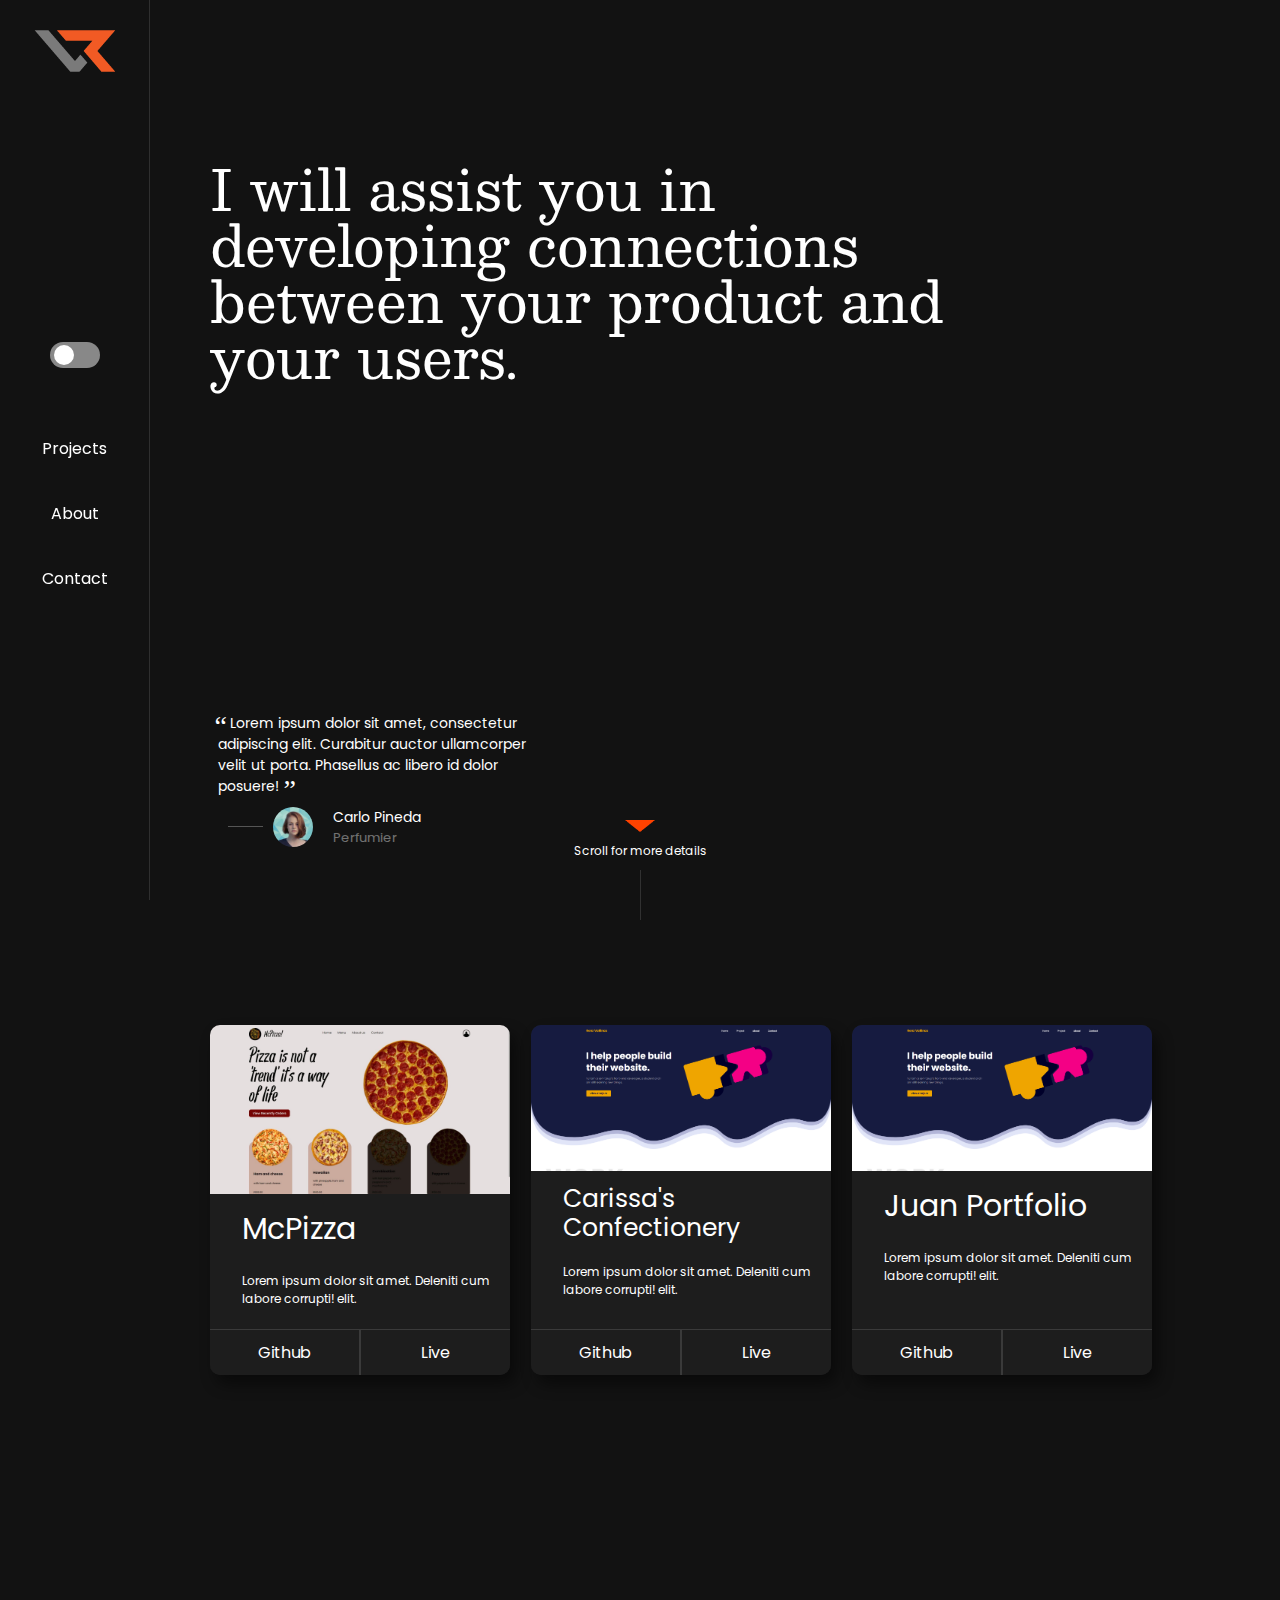
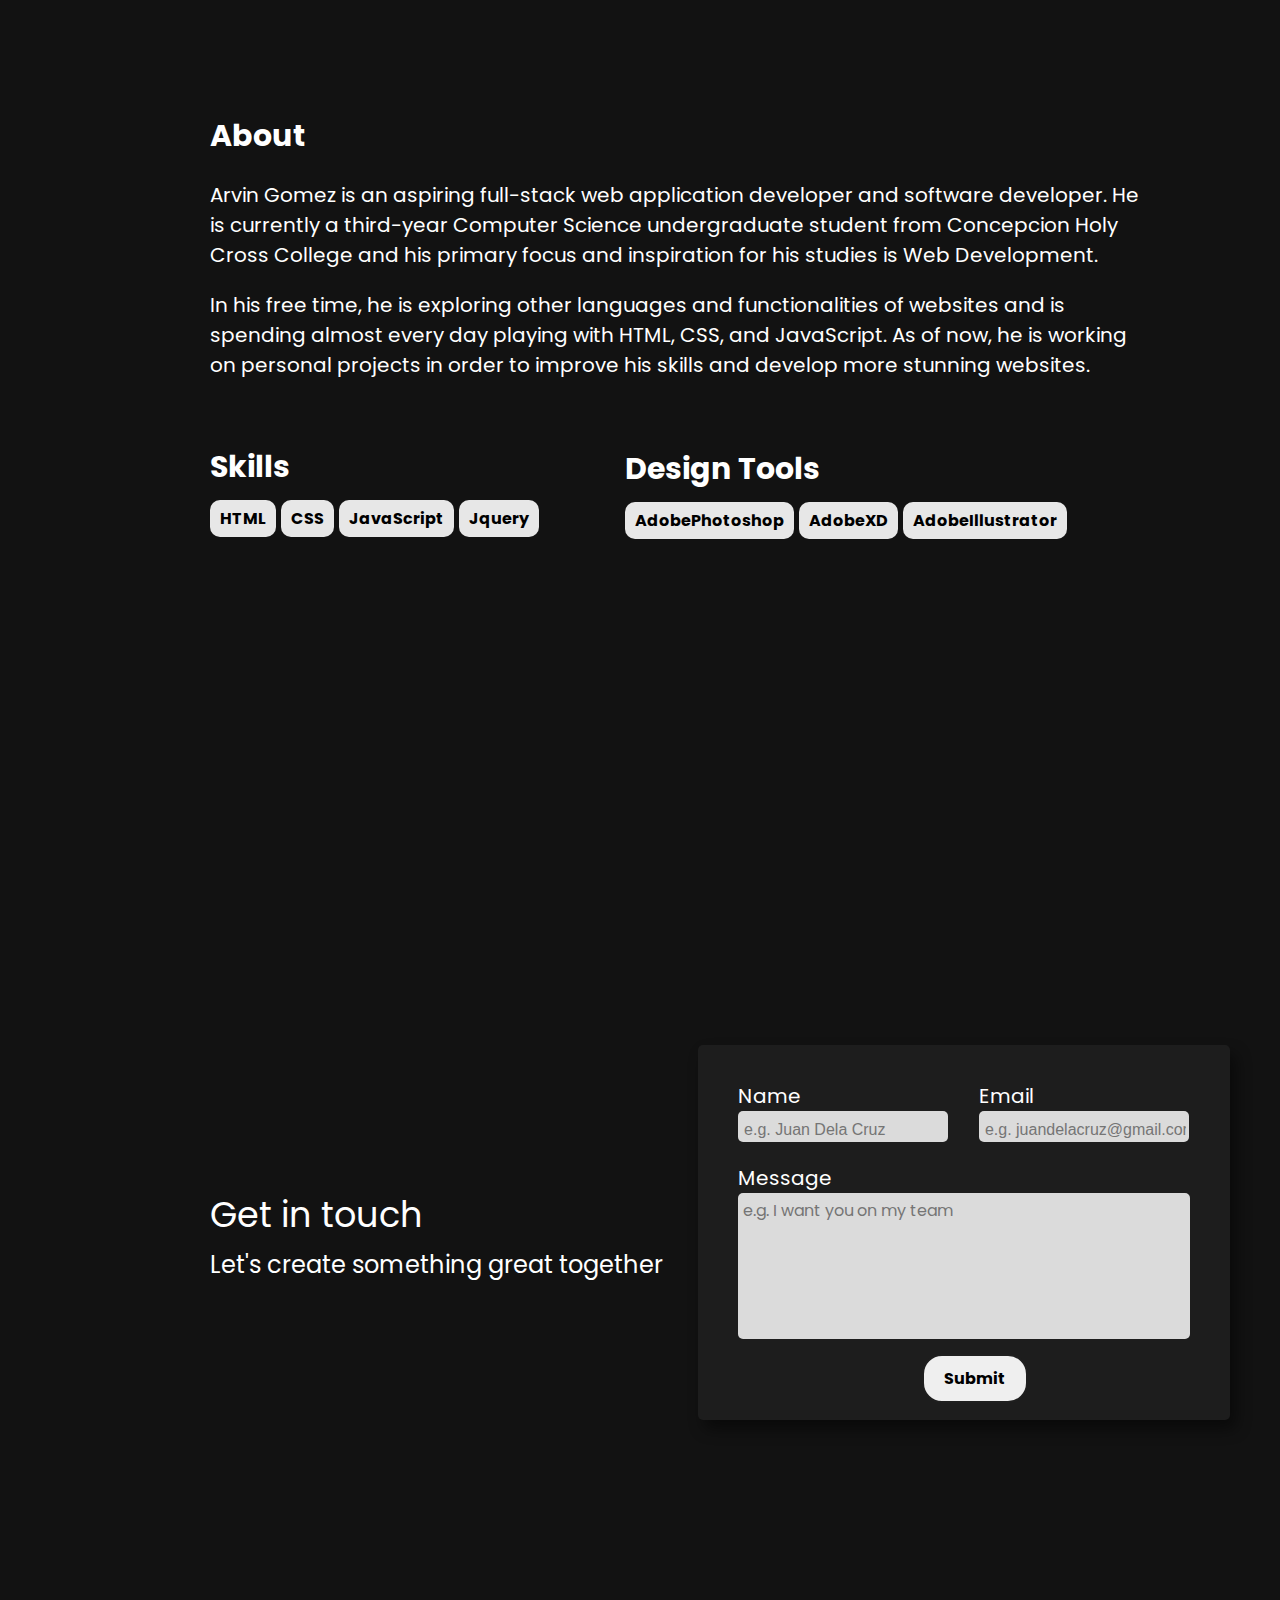
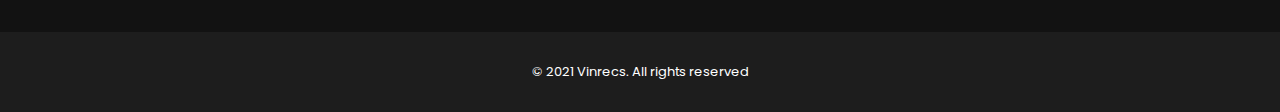
<file: index.html>
<!DOCTYPE html>
<html lang="en">
<head>
    <meta charset="UTF-8">
    <meta http-equiv="X-UA-Compatible" content="IE=edge">
    <meta name="viewport" content="width=device-width, initial-scale=1.0">
    <link rel="icon" href="./img/23.png" type="image/icon type">
    <link href='https://fonts.googleapis.com/css?family=Poppins' rel='stylesheet'>
    <link rel="stylesheet" href="css/style.css" type="text/css">
    <link rel="stylesheet" href="css/keyframes.css" type="text/css">
    <!-- media queries -->
    <link rel="stylesheet" href="css/1440p.css" type="text/css">
    <link rel="stylesheet" href="css/1080p.css" type="text/css">
    <link rel="stylesheet" href="css/4k.css" type="text/css">
    
    <!-- media queries -->
    <title>Vinrecs</title>
</head>
<body>
    <div class="cover">   
        <section>
            <nav>
                <img src="./img/logo.png" class="home1">
                <div id="menuToggle">
                    <input type="checkbox" />
                    <span></span>
                    <span></span>
                    <span></span>
                    <ul id="menu">
                    </ul>
                </div>
                    <ul class="dropDownMenu"> 
                        <label class="switch">
                            <input type="checkbox" id="xPindut">
                            <span class="slider round"></span>
                        </label>
                        <li id="btnPc1">Projects</li>
                        <li id="btnPc2"">About</li>
                        <li id="btnPc3">Contact</li>
                    </ul>
            </nav>
            <div id="inside">
                <div class="container">
                    <div id="show1">
                        <div class="slide1">
                            
                        <p class="first1">I will assist you in developing connections between your product and your users.</p>
                        </div>
                        <div class="boxcont">
                            <img src="./img/mouse.png" alt="">
                            <p>Scroll for more details</p>
                            <div class="box1"></div>
                        </div>
                        <div class="boxcont2">
                            <div class="box2">
                                <blockquote>Lorem ipsum dolor sit amet, consectetur adipiscing elit. Curabitur auctor ullamcorper velit ut porta. Phasellus ac libero id dolor posuere!</blockquote>
                                <div class="boxcont2-flex">
                                <div class="line"></div>
                                <img src="./img/quote1.jpg" alt="">
                                <div class="pcontainer">
                                    <p class="p1">Carlo Pineda</p>
                                    <p class="p2">Perfumier</p>
                                </div>
                                </div>
                            </div>
                            <div class="box2">
                                <blockquote>Pellentesque vel vestibulum ipsum, id volutpat nisl. Donec blandit laoreet lacus, at dapibus mauris consectetur eget.</blockquote>
                                <div class="boxcont2-flex">
                                <div class="line"></div>
                                <img src="./img/quote1.jpg" alt="">
                                <div class="pcontainer">
                                    <p class="p1">Carissa Pineda</p>
                                    <p class="p2">Bakery Owner</p>
                                </div>
                                </div>
                            </div>
                            <div class="box2">
                                <blockquote>Nam sodales ultricies arcu ut cursus. Phasellus id tempus tellus, sed hendrerit ex. Sed sodales nec nunc ac varius.</blockquote>
                                <div class="boxcont2-flex">
                                <div class="line"></div>
                                <img src="./img/quote1.jpg" alt="">
                                <div class="pcontainer">
                                    <p class="p1">Cathy Powry</p>
                                    <p class="p2">Magic Enthusiast</p>
                                </div>
                                </div>
                            </div>
                        </div>
                    </div>
                    <div id="show2"> 
                        <div id="proj1">
                            <div class="projContainer">
                                <img src="./img/pizza.jpg" alt="">
                                <div class="titlecontainer">
                                    <p class="title">McPizza</p>
                                    <p>Lorem ipsum dolor sit amet. Deleniti cum labore corrupti! elit.</p>
                                </div>
                                <span class="span1">Github</span>
                                <span class="span2"><a href="http://mcpizza.epizy.com/" target="_blank">Live</a></span>
                            </div>
                        </div> 
                        <div id="proj2">
                            <div class="projContainer">
                                <img src="./img/proj1.PNG" alt="">
                                <div class="titlecontainer">
                                    <p class="title titleRev">Carissa's Confectionery</p>
                                    <p>Lorem ipsum dolor sit amet. Deleniti cum labore corrupti! elit.</p>
                                </div>
                                <span class="span1">Github</span>
                                <span class="span2">Live</span>
                            </div>
                        </div>
                        <div id="proj3">
                            <div class="projContainer">
                                <img src="./img/proj1.PNG" alt="">
                                <div class="titlecontainer">
                                    <p class="title">Juan Portfolio</p>
                                    <p>Lorem ipsum dolor sit amet. Deleniti cum labore corrupti! elit.</p>
                                </div>
                                <span class="span1">Github</span>
                                <span class="span2">Live</span>
                            </div>
                        </div>     
                    </div>
                    <div id="show3">
                            <h2 class="first2">About</h2>
                            <p class="third2">Arvin Gomez is an aspiring full-stack web application developer and software developer. He is currently a third-year Computer Science undergraduate student from Concepcion Holy Cross College and his primary focus and inspiration for his studies is Web Development. </p>
                            <p class="third2">In his free time, he is exploring other languages and functionalities of websites and is spending almost every day playing with HTML, CSS, and JavaScript. As of now, he is working on personal projects in order to improve his skills and develop more stunning websites.</p>
                            <h2 class="fifth2">Skills</h2>
                            <ul>
                                <li>HTML</li>
                                <li>CSS</li>
                                <li>JavaScript</li>
                                <li>Jquery</li>
                            </ul>
                            <div class="design">
                                <h2 class="dskill">Design Tools</h2>
                                <ul>
                                    <li>AdobePhotoshop</li>
                                    <li>AdobeXD </li>
                                    <li>AdobeIllustrator</li>
                                </ul>
                             </div> 
                    </div>
                    <div id="show4">
                            <div class="firstxt">
                            <p class="GetInT">Get in touch</p>
                            <p class="GetInT2">Let's create something great together</p>
                            </div>
                            <form action="https://formsubmit.co/68933891b1cb164fefac274bf649466c" method="POST">
                                <div class="divName">
                                    <p>Name</p>
                                    <input type="text" name="Name" class="txtfield" placeholder="e.g. Juan Dela Cruz" required>
                                </div>
                                <div class="divEmail">
                                    <p>Email</p>
                                    <input type="email" name="Email" class="txtfield" placeholder="e.g. juandelacruz@gmail.com" required>
                                </div>
                                <div class="divMessage">
                                    <p>Message</p>
                                    <textarea name="Message" placeholder="e.g. I want you on my team" cols="40" rows="5" required></textarea>
                                </div>
                                <input type="hidden" name="_next" value="https://bimmbin.github.io/Portfolio/thanks.html">
                                <input type="hidden" name="_subject" value="Website message!">
                                <input type="text" name="_honey" style="display:none">
                                <input type="hidden" name="_captcha" value="false">
                                <button>Submit</button>
                            </form>
                    </div>
                    

                </div>
            </div>
        </section>
        <footer>
            <p>© 2021 Vinrecs. All rights reserved</p>
        </footer>

    </div>  
</body>
<script src="scripts/script.js"> </script>
</html>
</file>
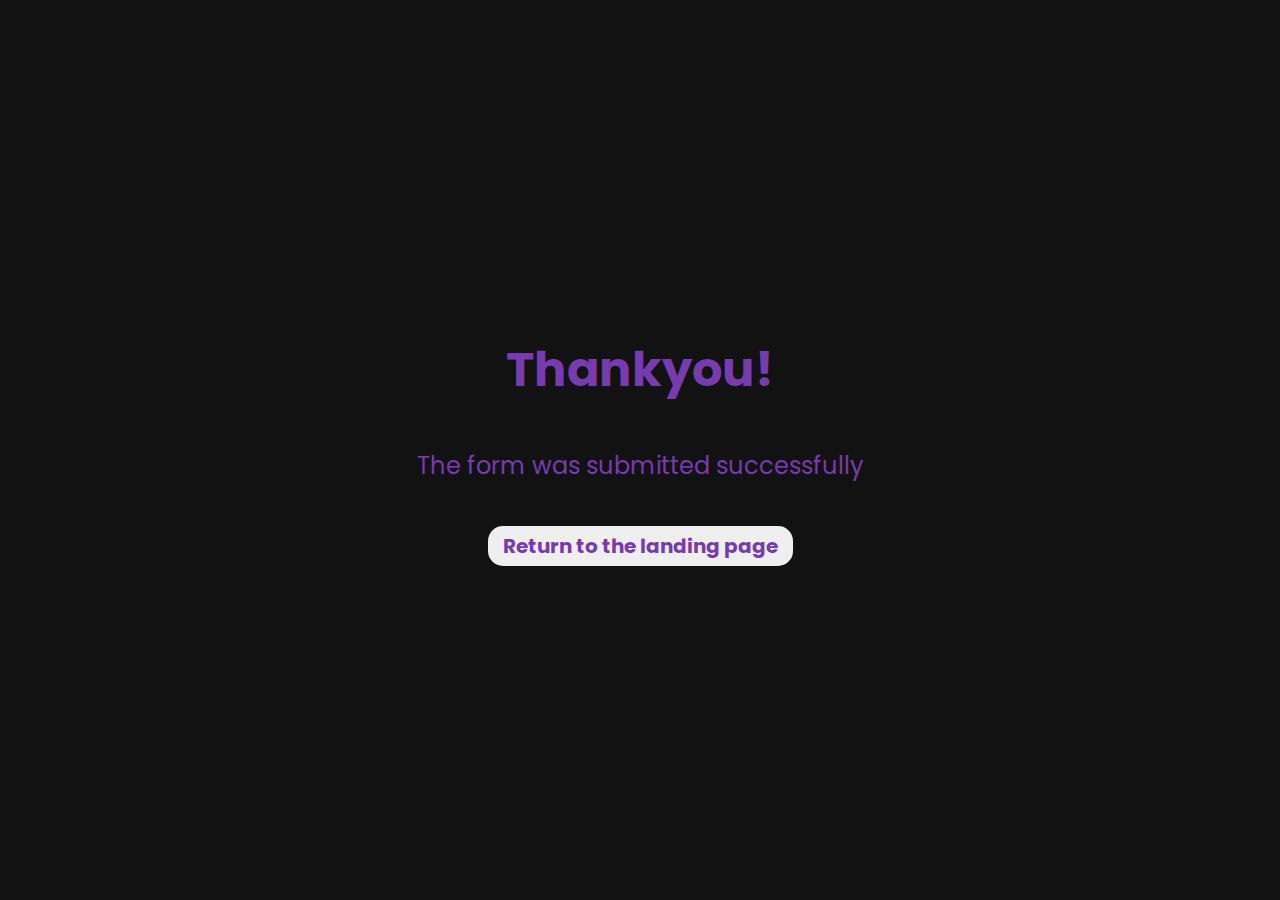
<file: thanks.html>
<!DOCTYPE html>
<html lang="en">
<head>
    <meta charset="UTF-8">
    <meta http-equiv="X-UA-Compatible" content="IE=edge">
    <meta name="viewport" content="width=device-width, initial-scale=1.0">
    <link rel="stylesheet" href="css/thanks.css" type="text/css">
    <link href='https://fonts.googleapis.com/css?family=Poppins' rel='stylesheet'>
    <title>Thanks</title>
</head>
<body>
    <section>
    <h1>Thankyou!</h1>
    <p>The form was submitted successfully</p>
    <button><a href="index.html">Return to the landing page</a></button>
    </section>
</body>
</html>
</file>
<file: css/style.css>
@import url('https://fonts.googleapis.com/css2?family=Besley:wght@700&family=Rampart+One&display=swap');
* {
    margin: 0; 
    padding: 0;
}
a {
    text-decoration: none;
    color: rgb(255, 255, 255);
}

::-webkit-scrollbar {
    width: 5px;
  }

::-webkit-scrollbar-thumb {
    background: grey; 
    border-radius: 10px;
  }

body {
    background: #121212;
    font-family: 'Poppins';
    color: rgb(255, 255, 255);
    height: 100%;
}

footer {
    position: absolute;
    height: 80px;
    width: 100%;
    display: flex;
    justify-content: center;
    align-items: center;
    background: #1D1D1D;
    z-index: 11;
}
footer p {
    font-size: 13px;
}
.cover {
    width: 100%;
    height: 100%;
}



.container1 {
    width: 85%;
    margin: auto;
    display: flex;
    height: 70px;
    justify-content: space-between;
    align-items: center;
}

.container {
    width: 80%;
    margin: auto;
}

#box {
    position: absolute;
    height: 70vh;
    width: 50%;
    background: #08010e;
}

section {
    height: fit-content;
    position: relative;
    overflow: hidden;
}

#menuToggle {
   display: none;
   position: relative;
   top: 5px;
   margin: 5px 30px;
   z-index: 1;
   
   -webkit-tap-highlight-color: rgba(0, 0, 0, 0);
    -webkit-tap-highlight-color: transparent;
    -webkit-user-select: none;
    -khtml-user-select: none;
    -moz-user-select: none;
    -ms-user-select: none;
     user-select: none;
 }
 
 #menuToggle input
 {
   display: block;
   width: 40px;
   height: 32px;
   position: absolute;
   top: -7px;
   left: -5px;
   
   cursor: pointer;
   
   opacity: 0; /* hide this */
   z-index: 2; /* and place it over the hamburger */
   
   -webkit-touch-callout: none;
 }

 #menuToggle span
 {
   display: block;
   width: 30px;
   height: 3px;
   margin-bottom: 5px;
   position: relative;
   
   background: #ffffff;
   border-radius: 3px;
   
   z-index: 1;
   
   transform-origin: 4px 0px;
   
   transition: transform 0.5s cubic-bezier(0.77,0.2,0.05,1.0),
               background 0.5s cubic-bezier(0.77,0.2,0.05,1.0),
               opacity 0.55s ease;
 }
 
nav {
    position: fixed;
    top: 0;
    left: 0;
    width: 150px;
    height: 100%;
    border-style: solid;
    border-width: 0px 1px 0px 0px;
    border-color: rgb(47, 47, 47);
    box-sizing: border-box;
    z-index: 50;
    display: flex;
    flex-direction: column;
    align-items: center;
    justify-content: space-between;
    transition: background 0.3s;
}
nav img {
    padding: 0;
    cursor: pointer;
    -webkit-tap-highlight-color: rgba(0, 0, 0, 0);
    -webkit-tap-highlight-color: transparent;
    -webkit-user-select: none;
    -khtml-user-select: none;
    -moz-user-select: none;
    -ms-user-select: none;
     user-select: none;
}
nav ul {
    width: 100%;
    height: 100%;
    display: flex;
    flex-direction: column;
    justify-content: center;
    align-items: center;
    list-style-type: none;
}
nav ul li {
    padding: 20px 42px;
    cursor: pointer;
}
nav ul li:nth-child(2) {
    padding: 20px 43px;
}
nav ul li:nth-child(3) {
    padding: 20px 50.5px;
}



/* -------toggleSwitch--------- */

.switch {
    position: relative;
    display: inline-block;
    width: 50px;
    height: 26px;
    margin-top: -3rem;
    margin-bottom: 3rem;
  }
  
  /* Hide default HTML checkbox */
  .switch input {
    opacity: 0;
    width: 0;
    height: 0;
  }
  
  /* The slider */

  .slider {
    position: absolute;
    cursor: pointer;
    top: 0;
    left: 0;
    right: 0;
    bottom: 0;
    background-color: #888888;
    -webkit-transition: .4s;
    transition: .4s;
  }
  
  .slider:before {
    position: absolute;
    content: "";
    height: 20px;
    width: 20px;
    left: 4px;
    bottom: 3px;
    background-color: white;
    -webkit-transition: .4s;
    transition: .4s;
  }
  
  input:checked + .slider {
    background-color:#2e2e2e;
  }
   
  input:checked + .slider:before {
    -webkit-transform: translateX(22px);
    -ms-transform: translateX(22px);
    transform: translateX(22px);
  }

  /* Rounded sliders */
    .slider.round {
    border-radius: 26px;
  }
  
  .slider.round:before {
    border-radius: 50%;
  }




#inside {
    width: 100%;
    height: fit-content;
    position: relative;
    top: 0;
}
.addthis {
    background: #1d1d1d;
    box-shadow: 1px 0px 0px 0px #f15a24;
    color: white!important;
}
.addthis2 {
    background: #7a7a7a;
    box-shadow: 1px 0px 0px 0px #f15a24;
    color: white!important;
}
/* landing page  */

#show1 {
    margin-left: 8%;
    width: 100%;
    height: 800px;
}
#show1 .first1 {
    font-size: 3.5rem;
    width: 50rem;
    padding-top: 10rem;
    line-height: 3.5rem;
    font-family: 'Besley', serif;
    font-weight: lighter;
}
.boxcont {
    position: absolute;
    top: 0;
    left: 0;
    width: 100%;
    height: 100vh;
    z-index: -10;
    display: flex;
    justify-content: flex-end;
    align-items: center;
    flex-direction: column;
}
.box1 {
    width: 100px;
    height: 50px;
    transform: translateX(-50%);
    margin-bottom: -20px;
    box-shadow: 1px 0px 0px 0px #70707055;
}
.boxcont p {    
    margin: 10px 0;
}
.boxcont img {
    width: 30px;
    animation: mouseup 1s ease-out infinite alternate-reverse;
}
.boxcont2 {
    position: absolute;
    top: 0;
    left: 0;
    width: 100%;
    height: 100vh;
    display: flex;
    justify-content: flex-end;
    flex-direction: column;
    z-index: -5;
}
.boldText {
    font-weight: bold;
}
.box2 {
    position: absolute;
    width: 320px;
    height: 200px;
    margin-bottom: 1.2rem;
    margin-left: 17%;
    transition: opacity 0.2s ease-in-out;
    opacity: 0;
}
.box2.fadeIn {
    opacity: 1;
}
.box2.fadeOut {
    opacity: 0;
}

blockquote {
    padding-top: 2rem;
    font-size: 14px;
}
blockquote:before {
    font-family: Georgia, serif;
    position: relative;
    font-size: 2em;
    line-height: 0;
    top: 7.5px;
    left: -3px;
    content: "\201C";
}
blockquote:after {
    font-family: Georgia, serif;
    position: absolute;
    float:right;
    font-size:2em;
    margin-left: 5px;
    line-height: 1;
    content: "\201D";
}
.boxcont2 .boxcont2-flex {
    margin-top: 10px;
    display: flex;
}
.boxcont2-flex img {
    width: 40px;
    height: 40px;
    border-radius: 50%;
    margin-right: 20px;
}
.boxcont2-flex .line {
    width: 35px;
    height: 40px;
    /* background: red; */
    box-shadow: 0px -1px 0px 0px #707070b9;
    transform: translateY(50%);
    margin: 0 10px;

}
.boxcont2-flex p {
    font-size: 14px;
}
.boxcont2-flex .p2 {
    font-size: 13px;
    opacity: 40%;
}

/* PROJECTS */


#show2 {
    display: flex;
    justify-content: space-between;
    align-items: center;
    margin-left: 8%;
    height: 800px;
}   

#show2 img {
    width: 300px;
}

.projContainer {
    min-width: 300px;
    height: 350px;
    background: #1D1D1D;
    position: relative;
    box-shadow: 6px 9px 15px #00000078;
    border-radius: 10px;
    overflow: hidden;
}

.title {
    font-size: 30px;
    margin: 5px 0 20px 0;
   
}
.titlecontainer {
    position: absolute;
    left: 2rem;
    width: 93%;
}
p {
    font-size: 12px;/* temporary width */
     margin: 0;
}
.span1 {
    position: absolute;
    padding: 10px 47.9px;
    background: #1D1D1D;
    border-width: 1px 1px 0 0;
    border-style: solid;
    border-color: rgba(255, 255, 255, 0.13);
    bottom: 0;
    left: 0;
    cursor: pointer;
}
.span2 {
    position: absolute;
    padding: 10px 59.9px;
    background: #1D1D1D;
    border-width: 1px 0 0 1px;
    border-style: solid;
    border-color: rgba(255, 255, 255, 0.13);
    bottom: 0;
    right: 0;
    cursor: pointer;
}
.span1:hover, .span2:hover {
    /* background: rgb(58, 58, 58); */                  
    color: rgb(58, 58, 58);
}

/* revision */

.titleRev {
    font-size: 25px;
    margin-top: 7px;
    line-height: 1.8rem;
    margin-bottom: 20px;
}

/* ABOUT */


#show3 {
    padding-top: 2rem;
    margin-left: 8%;
    height: 800px;
}
#show3 .first2 {
    margin-top: 5rem;
    line-height: 3rem;
    font-size: 30px;
}
#show3 .second2, .third2, .fourth2 {
    font-size: 20px;
    margin: 20px 0;
}
#show3 ul {
    list-style-type: none;
    display: flex;
    flex-wrap: wrap;
}
#show3 ul li {
    background: #e7e7e7;
    padding: 6px 10px;
    border-radius: 10px;
    font-weight: bold;
    color: black;
    width: fit-content;
    margin: 10px 5px 5px 0;
}
.skill4, .dskill3 {
    line-height: 1px;
    
}
.fifth2, .dskill {
    font-size: 30px;
    margin-top: 4rem;
}
.design {
    float: right;
    margin-top: -10rem;
    margin-right: 5rem;
}
.dskill {
    font-size: 30px;
}


/* CONTACT */


#show4 {
    display: flex;
    align-items: center;
    margin-left: 8%;
    height: 800px;
    width: 100%;
}
#show4 p {
    font-size: 20px;
}
#show4 .firstxt {
    padding-top: 0rem;
    margin-left: 0rem;
}
#show4 .GetInT {
    font-size: 35px;
    line-height: 4rem;
}
#show4 .GetInT2 { 
    font-size: 24px;
}
#show4 form {
    /* display: flex; */
    position: relative;
    flex-direction: column;
    justify-content: center;
    align-items: center;
    width: 48%;
    height: 340px;
    padding: 10px 20px 25px;
    border-radius: 5px;
    background: #1D1D1D;
    box-shadow: 6px 9px 15px #00000078;
    margin-left: 2.2rem;
}
#show4 .txtfield {
    width: 41.5%;
    padding: 10px 3px 3px 3px;
    outline: none;
    background: #dbdbdb;
    border: none;
    border-color: #fff;
    border-radius: 5px;
    color: rgb(0, 0, 0);
    font-size: 16px;
    margin-left: 20px;
    text-indent: 3px;
}
#show4 .divEmail {
    position: relative;
    top: 0px;
    left: 49%;
    margin-top: -4.4rem;
}
#show4 .divMessage {
    padding-top: 0.7rem;
}
#show4 .divName {
    padding-top: 1rem;
}
#show4 textarea {
    width: 90%;
    padding: 0.3rem 0.3rem 1rem;
    margin-left: 20px;
    outline: none;
    resize: none;
    background: #dbdbdb;
    font-size: 16px;
    border: none;
    border-radius: 5px;
    color: rgb(0, 0, 0);
    font-family: 'Poppins';
}
textarea::placeholder {
    opacity: 1; 
    padding: 0 0px;
}
  
#show4 button {
    padding: 10px 20px;
    border-radius: 20px;
    font-size: 16px;
    font-family: 'Poppins';
    font-weight: bold;
    border-style: solid;
    border-color: rgb(31, 31, 31);
    cursor: pointer;
    margin-top: 8px;
    margin-left: 41.5%;
}
#show4 form p {
    font-size: 20px;
    padding: 10px 0 0 0;
    margin-left: 20px;
}

/* -------toggleCss------ */

.lightModeBack {
    background: #f1f1f1 !important;
    color: #000;
}
.lightMode {
    background: #adadad !important;
}
.borderColor {
    border-color: rgb(82, 82, 82) !important;
}
.drop {
    transform: translateY(25rem) !important;
}
.headColorLight {
    background: #adadad !important;
}
.headColorDark {
    background: #1d1d1d;
}



@media (max-width: 480px) {


    .toggle {
        display: block;
    }
    
    nav {
        width: 100%;
        height: 70px;
        border: none;
        box-sizing: border-box;
        z-index: 50;
        display: flex;
        flex-direction: row;
        align-items: center;
    }
    nav img {
        width: 60px;
        height: 60px;
        margin-left: 22px;
    }
    .switch {
        margin-bottom: 2rem;
        width: 50px;
        height: 26px;
    }
      .slider:before {
        position: absolute;
        content: "";
        height: 20px;
        width: 20px;
        left: 4px;
        bottom: 3px;
        background-color: white;
        -webkit-transition: .4s;
        transition: .4s;
      }
      
      input:checked + .slider {
        background-color:#2e2e2e;
      }
       
      input:checked + .slider:before {
        -webkit-transform: translateX(22px);
        -ms-transform: translateX(22px);
        transform: translateX(22px);
      }
    
      /* Rounded sliders */
        .slider.round {
        border-radius: 26px;
      }
      
      .slider.round:before {
        border-radius: 50%;
      }
    .dropDownMenu {
        position: absolute;
        width: 100%;
        display: flex;
        flex-direction: column;
        justify-content: center;
        align-items: center;
        height: max-content;
        top: -25rem;
        padding: 9rem 0 1rem 0;
        background: #1d1d1d;
        z-index: -5;
        transition: all 0.5s;
    }
    nav ul li {
        margin: 0px;
        padding: 10px 0;
    }

    #menuToggle {
        display: block;
    }

    /* section */ 
    .container {
        width: 85%;
    }

    /* show1 */
    #box {
        display: none;
    }
    #show1 {
        margin-left: 0;
    }
    #show1 .first1 {
        font-size: 35px;
        width: 20rem;
        line-height: 3rem;
    }
    .box1 {
        margin-bottom: 500px;
    }
    .box2, .box3 {
        margin-left: 2rem;
    }

    #show1 ul {
        flex-direction: column;
        margin-top: -6rem;
        margin-left: -2rem;
    }
    #show1 ul li {
        margin: 7px 0;
    }

    /* quote section */

    .box2 {
        width: 200px;
        height: 150px;
    }
    blockquote {
        padding-top: 0.76rem;
        font-size: 11px;
    }
    .boxcont2-flex img {
        width: 30px;
        height: 30px;
    }
    .boxcont2-flex .line {
        height: 30px;
    }
    .boxcont2-flex p {
        font-size: 11px;
    }
    .boxcont2-flex .p2 {
        font-size: 10px;
    }
    .box2, .box3 {
        margin-bottom: 15rem;
    }
    .box3 {
	height: 150px;
	transform: translateX(-85%);
    }
    

    /* mouse feat section */
    
    .box1 {
        height: 25px;
        margin-bottom: 80px;
    }
    .boxcont p {
        font-size: 8px;
        margin: 5px 0;
    }
    .boxcont img {
        width: 12px;
    }

    /* show2 */
    
    #show2 {
        margin-left: 0%;
        flex-direction: column;
    } 
    .projContainer {
        margin: 20px 0;
    }

    /* show3 */
    
    #show3 {
        margin-left: 0;
        margin-top: 25rem;
    } 
    .design {
        float: left;
        margin-top: 0;
    }

    /* show3 */
    
    #show4 {
        margin-top: 0rem;
        margin-left: 0;
        justify-content: space-around;
        align-items: flex-start;
        flex-direction: column;
    } 
    #show4 .firstxt {
            margin-top: 5rem;
    }
    #show4 form {
        height: 400px;
        margin-top: -2rem;
        width: 85%;
        margin-left: 0;
    }
    #show4 .txtfield {
        width: 99%;
        margin: 0;
    }
    #show4 .divName {
        padding: 0;
    }
    #show4 .divEmail {
        position: relative;
        top: 0px;
        left: 0;
        margin: 0;
    }
    #show4 textarea {
        width: 97%;
        margin: 0;
    }
    #show4 form p {
        margin-left: 0px;
    }
    #show4 button {
        margin-left: 30%;
    }
}
</file>
<file: css/keyframes.css>
@keyframes mouseup {
    from {
        transform: translateY(0px);
    }
    to {
        transform: translateY(-30px);
    }
}
@keyframes moveleft {
    0% {
        transform: translateX(0px) ;
    }
    10% {
        transform: translateX(10px) ;
    }
    100% {
        transform: translateX(-100%) ;
    }
}
@keyframes moveleft2 {
    0% {
        transform: translateX(-50%) ;
    }
    90% {
        transform: translateX(10px) ;
    }
    100% {
        transform: translateX(0px) ;
    }
}
@keyframes fade {
    from {
        opacity: 1;
    }
    to {
        opacity: 0;
    }
}
@keyframes fade2 {
    from {
        opacity: 0;
    }
    to {
        opacity: 1;
    }
}
@keyframes menuDown {
    from {
        transform: translateY(-20rem);
    }
    to {
        transform: translateY(0rem);
    }
}

@keyframes slideup {
    from {
        transform: translateY(50px);
        opacity: 0;
    }
    to {
        transform: translateY(0px);
        opacity: 1;
    }
}
</file>
<file: css/1440p.css>
@media (min-width: 2560px) and (max-width: 3000px) {

    header {
        height: 100px;
    }
    nav h1 {
        padding: 28px 28px;
        font-size: 25px;
    }
    header ul {
        padding-top: 30px;
        padding-left: 4rem;
    }
    header ul li{
        margin: 0 3.5rem;
    }
    #show1 {
        height: 1440px;
        margin-left: 5%;
    }
    #show1 .first1 {
        font-size: 120px;
        width: 70rem;
        padding-top: 20rem;
        line-height: 8.5rem;
        font-family: 'Besley', serif;
        font-weight: lighter;
    }
    
    .box1 {
        padding-bottom: 20px;
    }
    .box2 {
        width: 350px;
        margin-left: 15%;
    }
    .box2 blockquote {
        padding-top: 1.8rem;
        font-size: 20px;
    }
    .boxcont2-flex img {
        width: 50px;
        height: 50px;
    }
    .boxcont2-flex .line {
        height: 50px;
    }
    .boxcont2-flex p {
        font-size: 20px;
    }
    .boxcont2-flex .p2 {
        font-size: 18px;
    }
    .box2, .box3 {
        margin-bottom: 13rem;
        height: 250px;
    }
    .box3 {
	transform: translateX(-85%);
    }



    #show2 {
        height: 1440px;
    }
    #show2 img {
        width: 400px;
    }
    
    .projContainer {
        width: 400px;
        height: 450px;
    }
    .title {
        font-size: 40px;
    }
    .titlecontainer {
        width: 85%;
    }
    p {
        font-size: 20px;/* temporary width */
    }
    .titleRev {
        font-size: 35px;
        margin-top: 0.5rem;
        line-height: 2.5rem;
    }
    .span1 {
        padding: 10px 68px;
        font-size: 20px;
    }
    .span2 {
        padding: 10px 79.9px;
        font-size: 20px;
    }

    



    #show3 {
        height: 1440px;
    }
    #show3 .first2 {
        margin-top: 15rem;
        line-height: 3rem;
        font-size: 50px;
    }
    #show3 .second2, .third2, .fourth2 {
        font-size: 32px;
        margin: 40px 0;
    }
    .third2:nth-child(2) {
        padding-top: 2rem;
    }
    .fifth2, .dskill {
        font-size: 50px;
        margin-top: 6rem;
    }
    .design {
        margin-top: -14rem;
    }
    #show3 ul li {
        padding: 3px 20px;
        border-radius: 15px;
        font-size: 25px;
        margin-left: 3px;
    }
    #show3 ul li:nth-child(1) {
        margin-left: 0;
    }


    #show4 {
        height: 1440px;
        margin-left: 8%;
    }
    #show4 .GetInT {
        font-size: 50px;
        line-height: 4rem;
    }
    #show4 .GetInT2 { 
        font-size: 31px;
    }
    #show4 form {
        /* display: flex; */
        width: 40%;
        height: 350px;
        margin-left: 20rem; 
    }
    #show4 .txtfield {
        width: 43.5%;
    }
    #show4 .divEmail {
        position: relative;
        top: 0px;
        left: 49%;
        margin-top: -4.4rem;
    }
    #show4 textarea {
        width: 92%;
    }
    #show4 button {
        margin-left: 41.5%;
    }
}
</file>
<file: css/1080p.css>
@media (min-width: 1920px) and (max-width: 2559px) {
    

    header {
        height: 100px;
    }
    nav h1 {
        padding: 28px 28px;
        font-size: 25px;
    }
    header ul {
        padding-top: 30px;
        padding-left: 4rem;
    }
    header ul li{
        margin: 0 3.5rem;
    }
    #show1 {
        height: 1080px;
    }
    #show1 .first1 {
        font-size: 100px;
        width: 60rem;
        padding-top: 15rem;
        line-height: 7rem;
        font-family: 'Besley', serif;
        font-weight: lighter;
    }

    .box2 {
        width: 250px;
    }
    .box2 .quote {
        padding-top: 1.8rem;
        font-size: 16px;
    }
    .boxcont2-flex img {
        width: 50px;
        height: 50px;
    }
    .boxcont2-flex .line {
        height: 50px;
    }
    .boxcont2-flex p {
        font-size: 16px;
    }
    .boxcont2-flex .p2 {
        font-size: 14px;
    }
    .box2, .box3 {
        margin-bottom: 2.5rem;
        height: 250px;
    }
    .box3 {
	transform: translateX(-85%);
    }



    #show2 {
        height: 1080px;
    }
    #show2 img {
        width: 400px;
    }
    
    .projContainer {
        width: 400px;
        height: 450px;
    }
    .title {
        font-size: 40px;
    }
    .titlecontainer {
        width: 85%;
    }
    p {
        font-size: 20px;/* temporary width */
    }
    .titleRev {
        font-size: 35px;
        margin-top: 0.5rem;
        line-height: 2.5rem;
    }
    .span1 {
        padding: 10px 68px;
        font-size: 20px;
    }
    .span2 {
        padding: 10px 79.9px;
        font-size: 20px;
    }

    



    #show3 {
        height: 1080px;
    }
    #show3 .first2 {
        margin-top: 5rem;
        line-height: 3rem;
        font-size: 50px;
    }
    #show3 .second2, .third2, .fourth2 {
        font-size: 28px;
        margin: 50px 0;
    }
    .third2:nth-child(2) {
        padding-top: 2rem;
    }
    .fifth2, .dskill {
        font-size: 50px;
        margin-top: 6rem;
    }
    .design {
        margin-top: -14rem;
    }
    #show3 ul li {
        padding: 3px 20px;
        border-radius: 15px;
        font-size: 25px;
        margin-left: 3px;
    }
    #show3 ul li:nth-child(1) {
        margin-left: 0;
    }


    #show4 {
        height: 1080px;
        margin-left: 8%;
    }
    #show4 .GetInT {
        font-size: 50px;
        line-height: 4rem;
    }
    #show4 .GetInT2 { 
        font-size: 28px;
    }
    #show4 form {
        /* display: flex; */
        width: 40%;
        height: 350px;
        margin-left: 8rem; 
    }
    #show4 .txtfield {
        width: 43.5%;
    }
    #show4 .divEmail {
        position: relative;
        top: 0px;
        left: 49%;
        margin-top: -4.4rem;
    }
    #show4 textarea {
        width: 92%;
    }
    #show4 button {
        margin-left: 41.5%;
    }

}
</file>
<file: css/4k.css>
@media (min-width: 3840px) {

    header {
        height: 10rem;
    }
    nav {
        width: 15rem;
    }
    nav img {
        width: 160px;
    }
    nav ul li {
        font-size: 25px;
        padding: 20px 65px;
    }
    nav ul li:nth-child(2) {
        padding: 20px 66.50px;
    }
    nav ul li:nth-child(3) {
        padding: 20px 78px;
    }
    header ul {
        padding-top: 6.5rem;
        padding-left: 11rem;
    }
    header ul li{
        margin: 0 3.5rem;
        font-size: 30px;
    }
    .container {
        width: 70%;
    }

    #show1 {
        height: 2160px;
        margin-left: 0;
    }
    #show1 .first1 {
        font-size: 180px;
        width: 95rem;
        padding-top: 30rem;
        line-height: 12rem;
        font-family: 'Besley', serif;
        font-weight: lighter;
    }
    
    .box1 {
        padding-bottom: 20px;
    }
    .box2 {
        width: 500px;
    }
    .box2 blockquote {
        padding-top: 1.8rem;
        font-size: 30px;
    }
    .boxcont2 .boxcont2-flex {
        margin-top: 30px;
    }
    .boxcont2-flex img {
        width: 50px;
        height: 50px;
    }
    .boxcont2-flex .line {
        width: 70px;
    }
    .boxcont2-flex p {
        font-size: 30px;
    }
    .boxcont2-flex .p2 {
        font-size: 25px;
    }
    .box2 {
        margin-bottom: 25rem;
        height: 250px;
    }


    #show2 {
        height: 2160px;
    }
    #show2 img {
        width: 400px;
    }
    
    .projContainer {
        width: 400px;
        height: 450px;
    }
    .title {
        font-size: 40px;
    }
    .titlecontainer {
        width: 85%;
    }
    p {
        font-size: 20px;/* temporary width */
    }
    .titleRev {
        font-size: 35px;
        margin-top: 0.5rem;
        line-height: 2.5rem;
    }
    .span1 {
        padding: 10px 68px;
        font-size: 20px;
    }
    .span2 {
        padding: 10px 79.9px;
        font-size: 20px;
    }

    



    #show3 {
        height: 2160px;
        margin-left: 0;
    }
    #show3 .first2 {
        margin-top: 15rem;
        line-height: 3rem;
        font-size: 80px;
    }
    #show3 .second2, .third2, .fourth2 {
        font-size: 50px;
        margin: 20px 0;
    }
    .third2:nth-child(2) {
        padding-top: 5rem;
    }
    .fifth2, .dskill {
        font-size: 80px;
        margin-top: 12rem;
    }
    .design {
        margin-top: -25rem;
    }
    #show3 ul li {
        padding: 3px 20px;
        border-radius: 15px;
        font-size: 45px;
        margin-left: 3px;
    }
    #show3 ul li:nth-child(1) {
        margin-left: 0;
    }


    #show4 {
        height: 2160px;
        margin-left: 0;
        align-items: baseline;
    }
    #show4 .GetInT {
        font-size: 80px;
        line-height: 4rem;
    }
    #show4 .GetInT2 { 
        font-size: 31px;
    }
    #show4 {
        height: 1440px;
        margin-left: 8%;
    }
    #show4 .GetInT {
        font-size: 50px;
        line-height: 4rem;
    }
    #show4 .GetInT2 { 
        font-size: 31px;
    }
    #show4 form {
        /* display: flex; */
        width: 40%;
        height: 350px;
        margin-left: 20rem; 
    }
    #show4 .txtfield {
        width: 43.5%;
    }
    #show4 .divEmail {
        position: relative;
        top: 0px;
        left: 49%;
        margin-top: -4.4rem;
    }
    #show4 textarea {
        width: 92%;
    }
    #show4 button {
        margin-left: 41.5%;
    }
}
</file>
<file: css/thanks.css>
* {
    margin: 0;
    padding: 0;
    font-family: 'Poppins';
}
body {
    background: #121212;
    color: rgb(118, 59, 173);
}
section {
    height: 100vh;
    width: 100%;
    display: flex;
    flex-direction: column;
    justify-content: center;
    align-items: center;
}

h1 {
    font-size: 3em;
}
p {
    font-size: 1.5em;
    line-height: 5em;
}
button {
    font-size: 20px;
    padding: 5px 15px;
    border-radius: 15px;
    border: none;
    font-weight: bold;
    cursor: pointer;
}
button:active {
    /* background: rgb(118, 59, 173); */
    font-size: 19.8px;
}
a {
    text-decoration: none;
    color: rgb(118, 59, 173);
}


@media (max-width: 480px) {
    p {
        font-size: 19px;
    }
}
</file>
